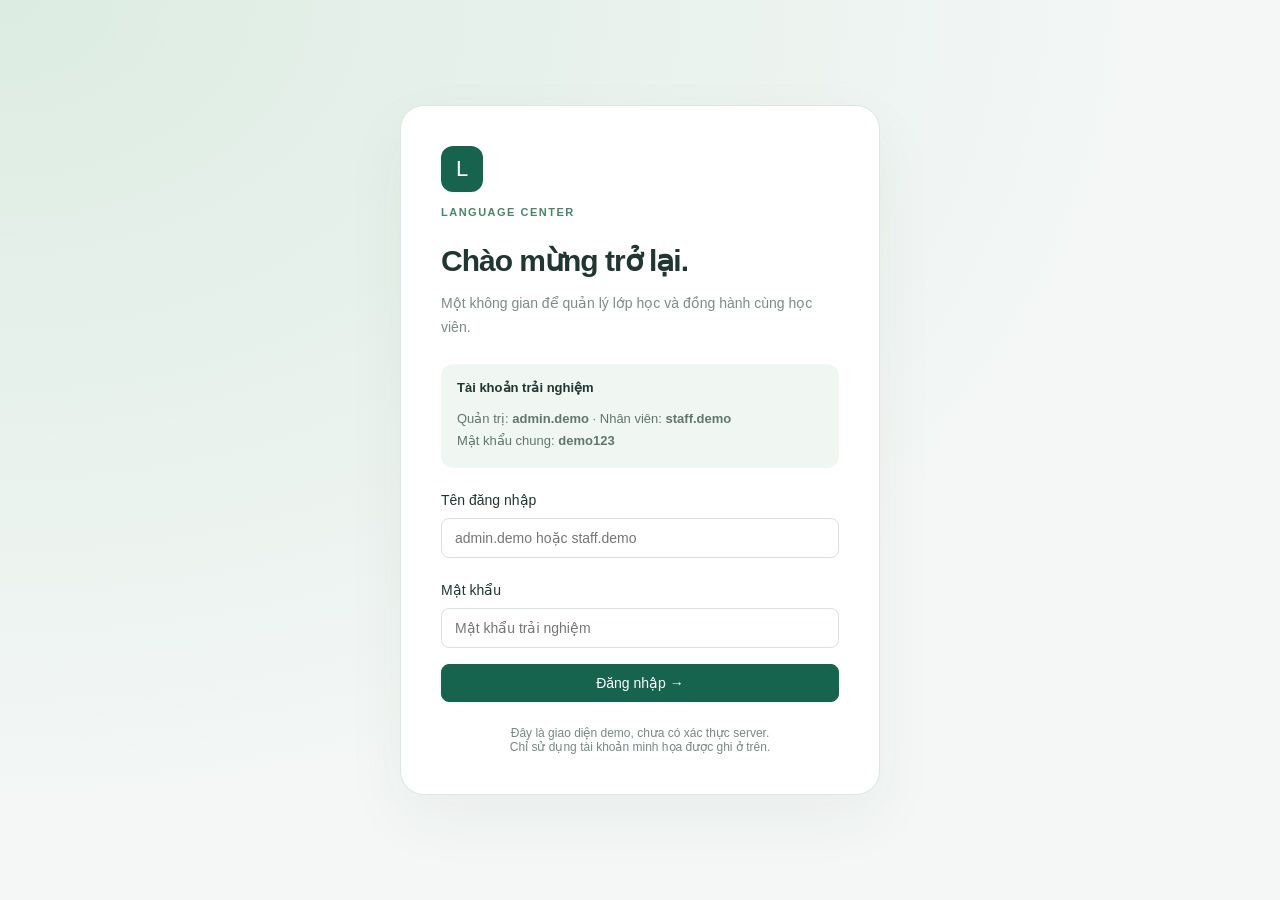
<file: prototype/index.html>
<!doctype html>
<html lang="vi"><head><meta charset="utf-8"><meta http-equiv="refresh" content="0;url=../wwwroot/index.html"><title>Language Center</title></head>
<body><p>Giao diện đã được chuyển vào wwwroot. <a href="../wwwroot/index.html">Mở giao diện</a></p></body></html>
</file>
<file: wwwroot/css/site.css>
:root{font-family:Segoe UI,Arial,sans-serif;color:#203631;background:#f4f7f6;font-size:14px}*{box-sizing:border-box}body{margin:0;display:flex}button,input,select{font:inherit}button,a,input,select{outline-offset:4px}button{cursor:pointer;border:1px solid #dce5e1;background:white;color:inherit;padding:10px 16px;border-radius:8px}button:hover{background:#edf4f0}aside{width:240px;background:white;border-right:1px solid #e1e9e5;padding:32px 20px;position:fixed;height:100vh;display:flex;flex-direction:column}.brand{display:flex;gap:12px;align-items:center;text-decoration:none;color:inherit;font-weight:700;font-size:17px}.logo{background:#17644e;color:white;padding:10px 15px;border-radius:12px;font-size:22px}small{display:block;font-size:12px;font-weight:400;color:#778982;margin-top:5px}.nav-label{font-size:10px;letter-spacing:1.5px;color:#8a9892;margin:42px 12px 16px}nav{display:grid;gap:8px}nav button{text-align:left;border:0;padding:14px;display:flex;gap:15px;color:#6c7e76}nav button.active{background:#e8f3ed;color:#17644e;font-weight:600}.sidebar-note{margin-top:auto;background:#f3f7f4;border-radius:12px;padding:18px;font-size:12px;line-height:1.7}.sidebar-note span{font-size:10px;color:#789086}.profile{display:flex;gap:12px;align-items:center;margin-top:24px}.avatar{display:inline-flex;justify-content:center;align-items:center;width:36px;height:36px;border-radius:50%;background:#e4eee9;color:#36765d;font-size:11px;font-weight:600}.workspace{margin-left:240px;width:calc(100% - 240px)}header{height:80px;border-bottom:1px solid #e1e9e5;display:flex;justify-content:space-between;align-items:center;padding:0 40px;background:white;font-size:12px}.demo{background:#f2f5f3;padding:7px 12px;border-radius:20px;color:#718379}main{max-width:1440px;margin:auto;padding:38px 40px;min-height:calc(100vh - 130px)}h1{font-size:30px;letter-spacing:-1px;margin:8px 0 10px}h2{font-size:17px;margin:0}p{line-height:1.7}.muted{color:#7b8c84}.eyebrow{font-size:11px;letter-spacing:1.5px;color:#48856b;font-weight:700}.section-head{display:flex;justify-content:space-between;align-items:center;gap:15px}.primary{background:#17644e;color:white;border-color:#17644e}.primary:hover{background:#11543f}.intro{margin-bottom:30px}.stats{display:grid;grid-template-columns:repeat(4,1fr);gap:18px;margin-bottom:28px}.stat,.panel{background:white;border:1px solid #e0e8e3;border-radius:14px}.stat{padding:22px}.stat strong{display:block;font-size:32px;letter-spacing:-1px;margin:12px 0}.stat small{font-size:11px}.stat-icon{float:right;color:#438c6e;background:#edf5ef;border-radius:9px;padding:7px 10px}.grid{display:grid;grid-template-columns:minmax(0,2fr) minmax(240px,1fr);gap:24px}.panel{padding:24px;min-width:0}.panel .section-head{margin-bottom:20px}.table-wrap{overflow-x:auto}table{border-collapse:collapse;width:100%;white-space:nowrap;text-align:left}th{font-size:10px;text-transform:uppercase;letter-spacing:.8px;color:#82928a;background:#f7f9f8;padding:13px 12px}td{padding:18px 12px;border-bottom:1px solid #eef2ef;font-size:12px}td b{display:block;font-weight:600}td small{font-size:10px}.badge{display:inline-block;color:#287254;background:#edf6f0;padding:5px 9px;border-radius:6px;font-size:10px}.badge.full{background:#fff2de;color:#956a23}.progress{background:#e9efeb;height:5px;border-radius:4px;width:75px;margin-top:7px}.progress i{display:block;background:#55a282;height:100%;border-radius:4px}.feature{background:#eaf3ec;border:0;margin-bottom:20px;padding:25px}.feature h2{font-size:23px;line-height:1.4;margin:13px 0}.feature p{font-size:12px;color:#5e7b6b}.feature button{margin-top:10px}.steps{display:grid;gap:20px;margin-top:24px}.step{display:flex;gap:12px}.step .avatar{flex-shrink:0;width:30px;height:30px;border-radius:9px}.step p{margin:4px 0;color:#7b8c84;font-size:12px}.toolbar{display:flex;gap:12px;margin:24px 0}input,select{border:1px solid #d9e3dc;border-radius:8px;padding:11px 13px;background:white;color:inherit}input{width:min(400px,100%)}footer{padding:16px 40px;display:flex;justify-content:space-between;font-size:11px;color:#8a9b92}dialog{border:0;border-radius:16px;padding:28px;width:min(440px,90vw);box-shadow:0 20px 80px #123b3333}dialog::backdrop{background:#142f2866}dialog label{display:grid;gap:8px;margin:20px 0}dialog .primary{width:100%}#form-error{color:#a73939}#toast{position:fixed;bottom:25px;right:25px;background:#17644e;color:white;border-radius:10px;padding:15px 22px;display:none}.empty{text-align:center;padding:30px;color:#7b8c84}@media(max-width:1100px){aside{width:205px}.workspace{margin-left:205px;width:calc(100% - 205px)}main{padding:30px 24px}.grid{grid-template-columns:1fr}.stats{grid-template-columns:repeat(2,1fr)}}@media(max-width:650px){body{display:block}aside{position:static;width:100%;height:auto;padding:18px}.nav-label,.sidebar-note,.profile{display:none}nav{grid-template-columns:repeat(4,1fr);margin-top:20px;gap:4px}nav button{padding:10px 5px;display:block;font-size:11px}nav button span{display:block;margin-top:5px}.workspace{margin:0;width:100%}header{height:60px;padding:0 18px}main{padding:25px 16px}.intro.section-head{align-items:flex-start;flex-direction:column}h1{font-size:26px}.stats{gap:10px}.stat{padding:16px}.panel{padding:16px}footer{padding:16px;gap:20px}}
</file>
<file: wwwroot/css/form.css>
.workspace{min-width:0}
nav{max-height:calc(100vh - 345px);overflow-y:auto}
.toolbar select{min-width:180px}
.actions{white-space:nowrap}
.actions button{font-size:11px;padding:7px 9px;margin:2px}
.muted-badge{background:#f0f2f1;color:#697a72}
.roster{border-top:1px solid #e8eeea;margin-top:24px;padding-top:22px}
.roster .section-head{margin-bottom:16px}
.form-fields{display:grid;grid-template-columns:repeat(2,minmax(0,1fr));gap:0 14px;max-height:min(60vh,560px);overflow-y:auto;padding:3px}
#management-dialog{width:min(620px,94vw);max-height:90vh}
#management-dialog form>label,#management-dialog .form-fields label{display:grid;gap:7px;margin:13px 0;font-size:13px}
#management-dialog input,#management-dialog select,#management-dialog textarea{width:100%;min-width:0}
#management-dialog textarea{font:inherit;border:1px solid #d9e3dc;border-radius:8px;padding:11px 13px;resize:vertical}
.dialog-actions{display:flex;justify-content:flex-end;gap:10px;margin-top:14px}
.form-error{min-height:1.4em;color:#a73939;font-size:13px}
.report-grid{grid-template-columns:repeat(2,minmax(0,1fr))}
.report-grid>.panel{overflow:hidden}
button:disabled{cursor:not-allowed;opacity:.55}
.skip-link{position:fixed;top:-80px;left:16px;z-index:10;background:#17644e;color:white;padding:12px;border-radius:8px}.skip-link:focus{top:12px}
:focus-visible{outline:3px solid #57a786;outline-offset:3px}
.login-mode aside,.login-mode header,.login-mode footer{display:none}.login-mode .workspace{margin:0;width:100%}.login-mode main{min-height:100vh;display:grid;place-items:center;background:radial-gradient(ellipse at top left,#dcece2,transparent 65%)}
.login-card{width:min(480px,100%);background:white;padding:40px;border:1px solid #dce8df;border-radius:24px;box-shadow:0 24px 65px #2036310d}.login-card .logo{display:inline-block}.login-card h1{margin-top:22px}.login-card label{display:grid;gap:10px;margin:24px 0 16px}.login-card .primary,.login-card select{width:100%}.login-card>small{margin-top:24px;text-align:center}.login-info{background:#f0f6f2;border-radius:12px;padding:16px;margin-top:24px;font-size:13px}.login-info p{margin-bottom:0;color:#61766c}
.login-card input{width:100%}.login-card .form-error:empty{min-height:0;margin:0}
.account-panel{max-width:700px}.account-panel>.avatar{width:60px;height:60px;font-size:18px;margin-bottom:20px}.account-panel dl,.detail-list{display:grid;grid-template-columns:150px minmax(0,1fr);gap:16px;margin:28px 0}dt{color:#72847a}dd{margin:0;overflow-wrap:anywhere}.detail-list{max-height:60vh;overflow:auto;font-size:14px}.danger-button{color:#ac4747}.danger-button:hover{background:#fff0ed}.dialog-actions .primary{width:auto}.result-count{align-self:center;font-size:12px}.class-report{margin-top:24px}.class-report h2{margin-bottom:20px}.report-meter{height:8px;width:140px;background:#edf2ee;border-radius:6px;margin-bottom:8px}.report-meter i{display:block;height:100%;background:#479b78;border-radius:6px}table [hidden]{display:none}td{max-width:360px}td:not(.actions){white-space:normal;min-width:110px}nav{max-height:none}.sidebar-note{margin-top:24px}aside{overflow-y:auto}.profile{margin-top:auto;padding-top:20px}
@media(max-width:1100px){nav{max-height:calc(100vh - 300px)}}
@media(max-width:650px){
  nav{max-height:none;overflow:visible}
  .form-fields,.report-grid{grid-template-columns:1fr}
  .toolbar{flex-wrap:wrap}
  .toolbar input{flex:1 1 220px}
  .toolbar select{flex:1 1 180px}
  #management-dialog{padding:20px}
  nav{grid-template-columns:repeat(4,minmax(0,1fr));max-height:none}
  .login-card{padding:26px}.detail-list,.account-panel dl{grid-template-columns:1fr;gap:8px}.detail-list dd,.account-panel dd{margin-bottom:12px}
  header .demo{font-size:10px}footer{flex-direction:column;gap:5px}.sidebar-note{display:none}
}
</file>
